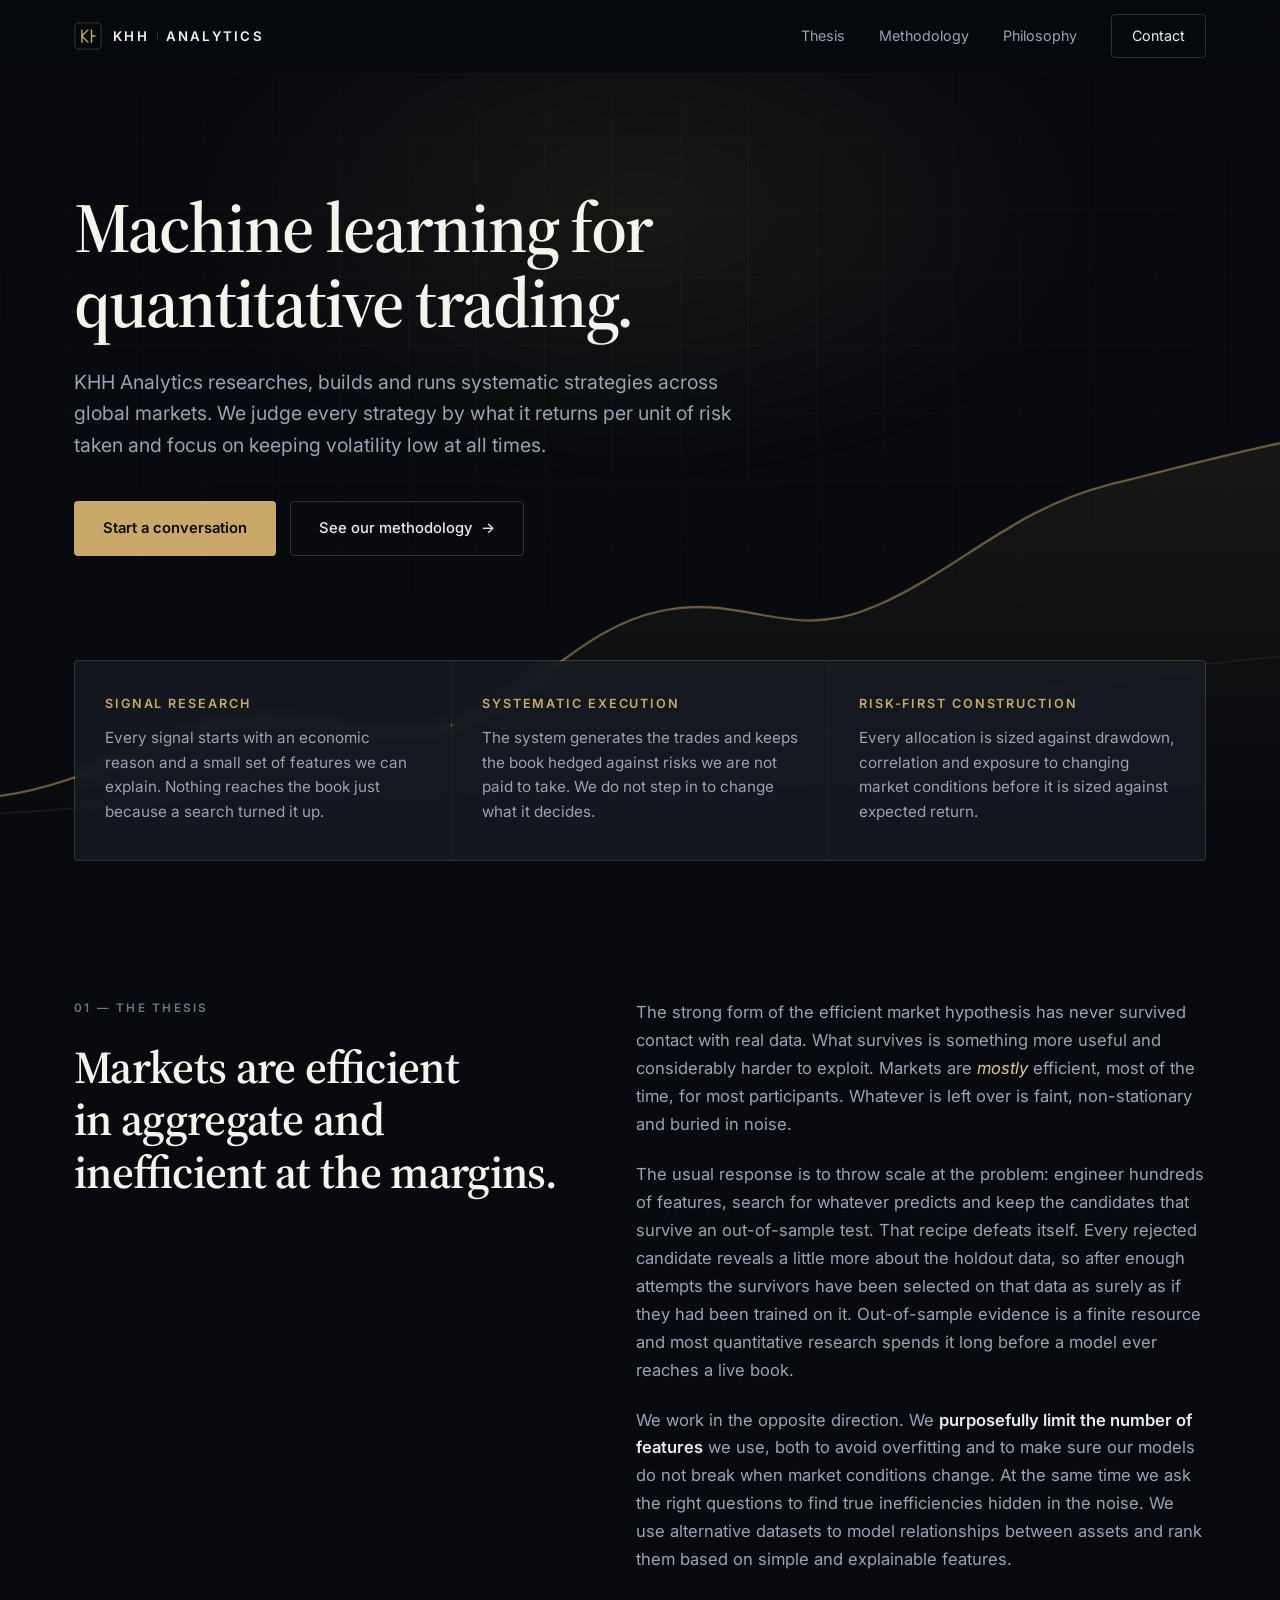
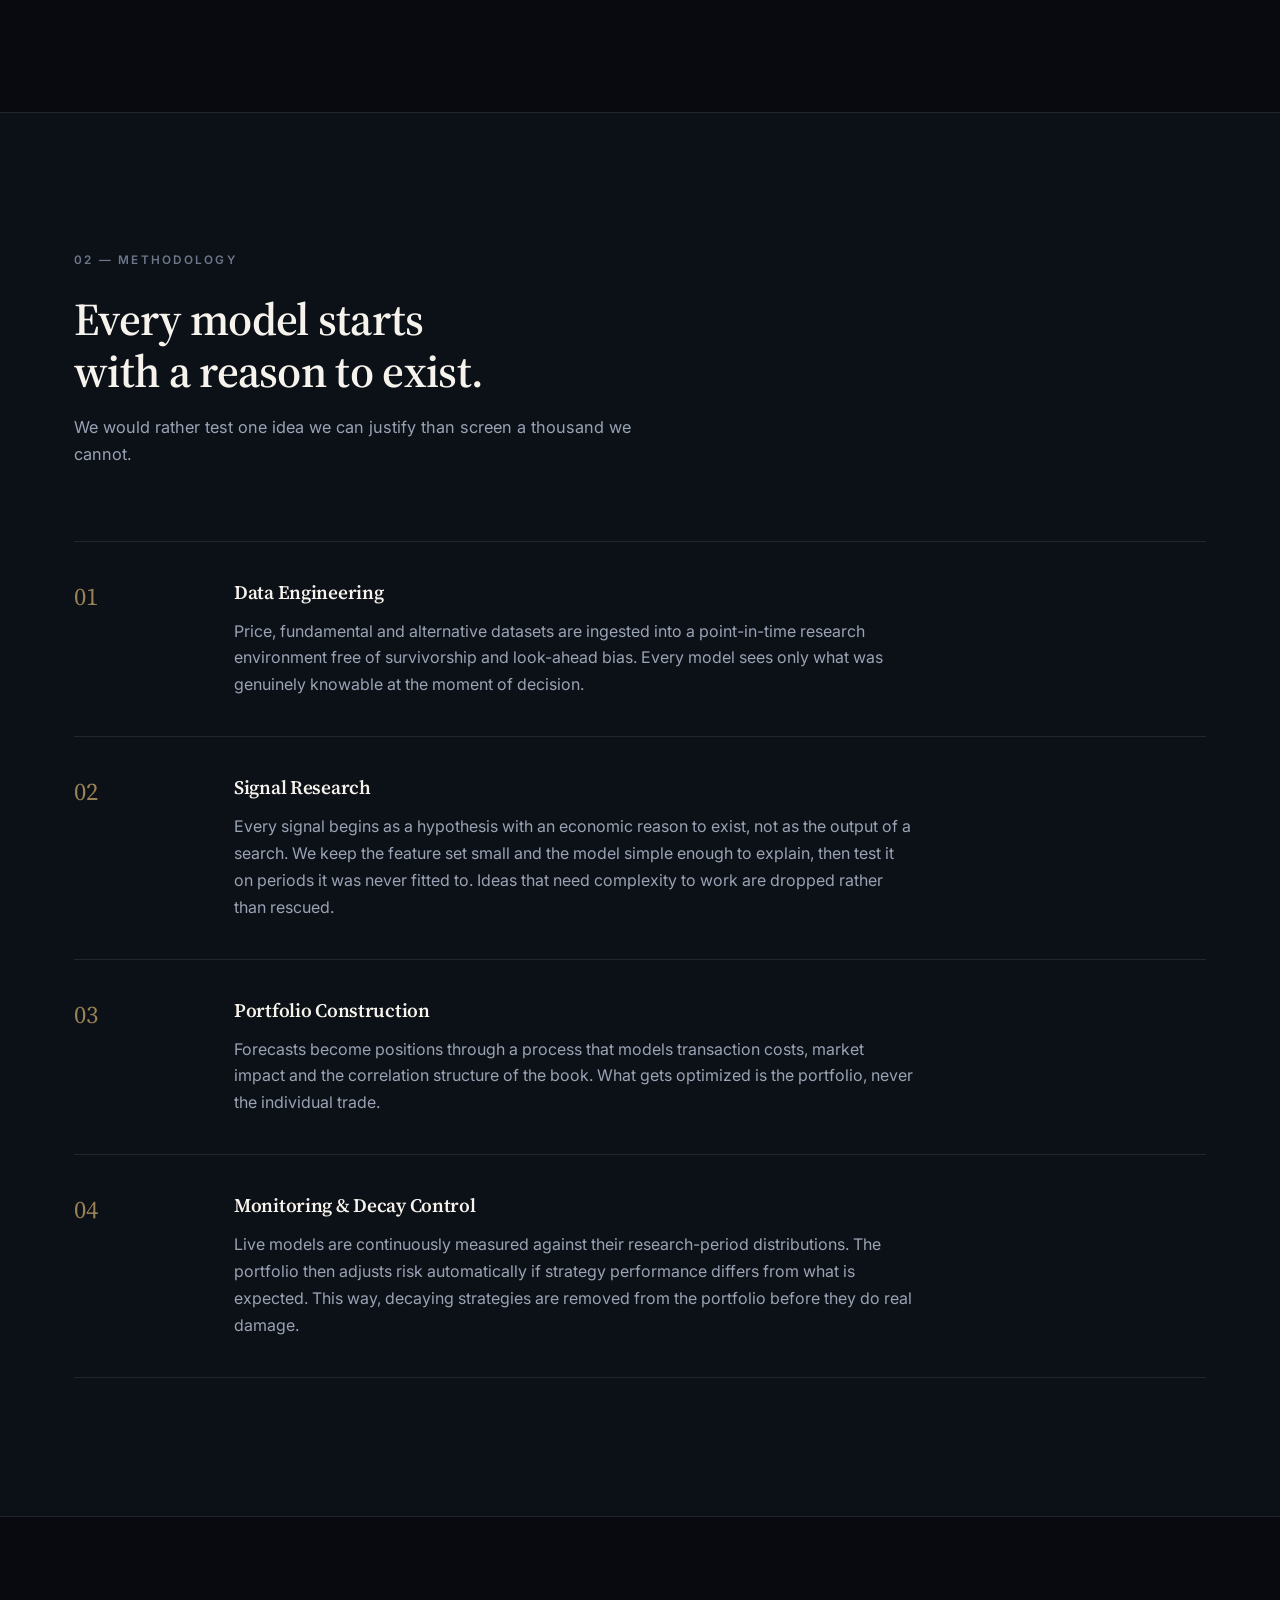
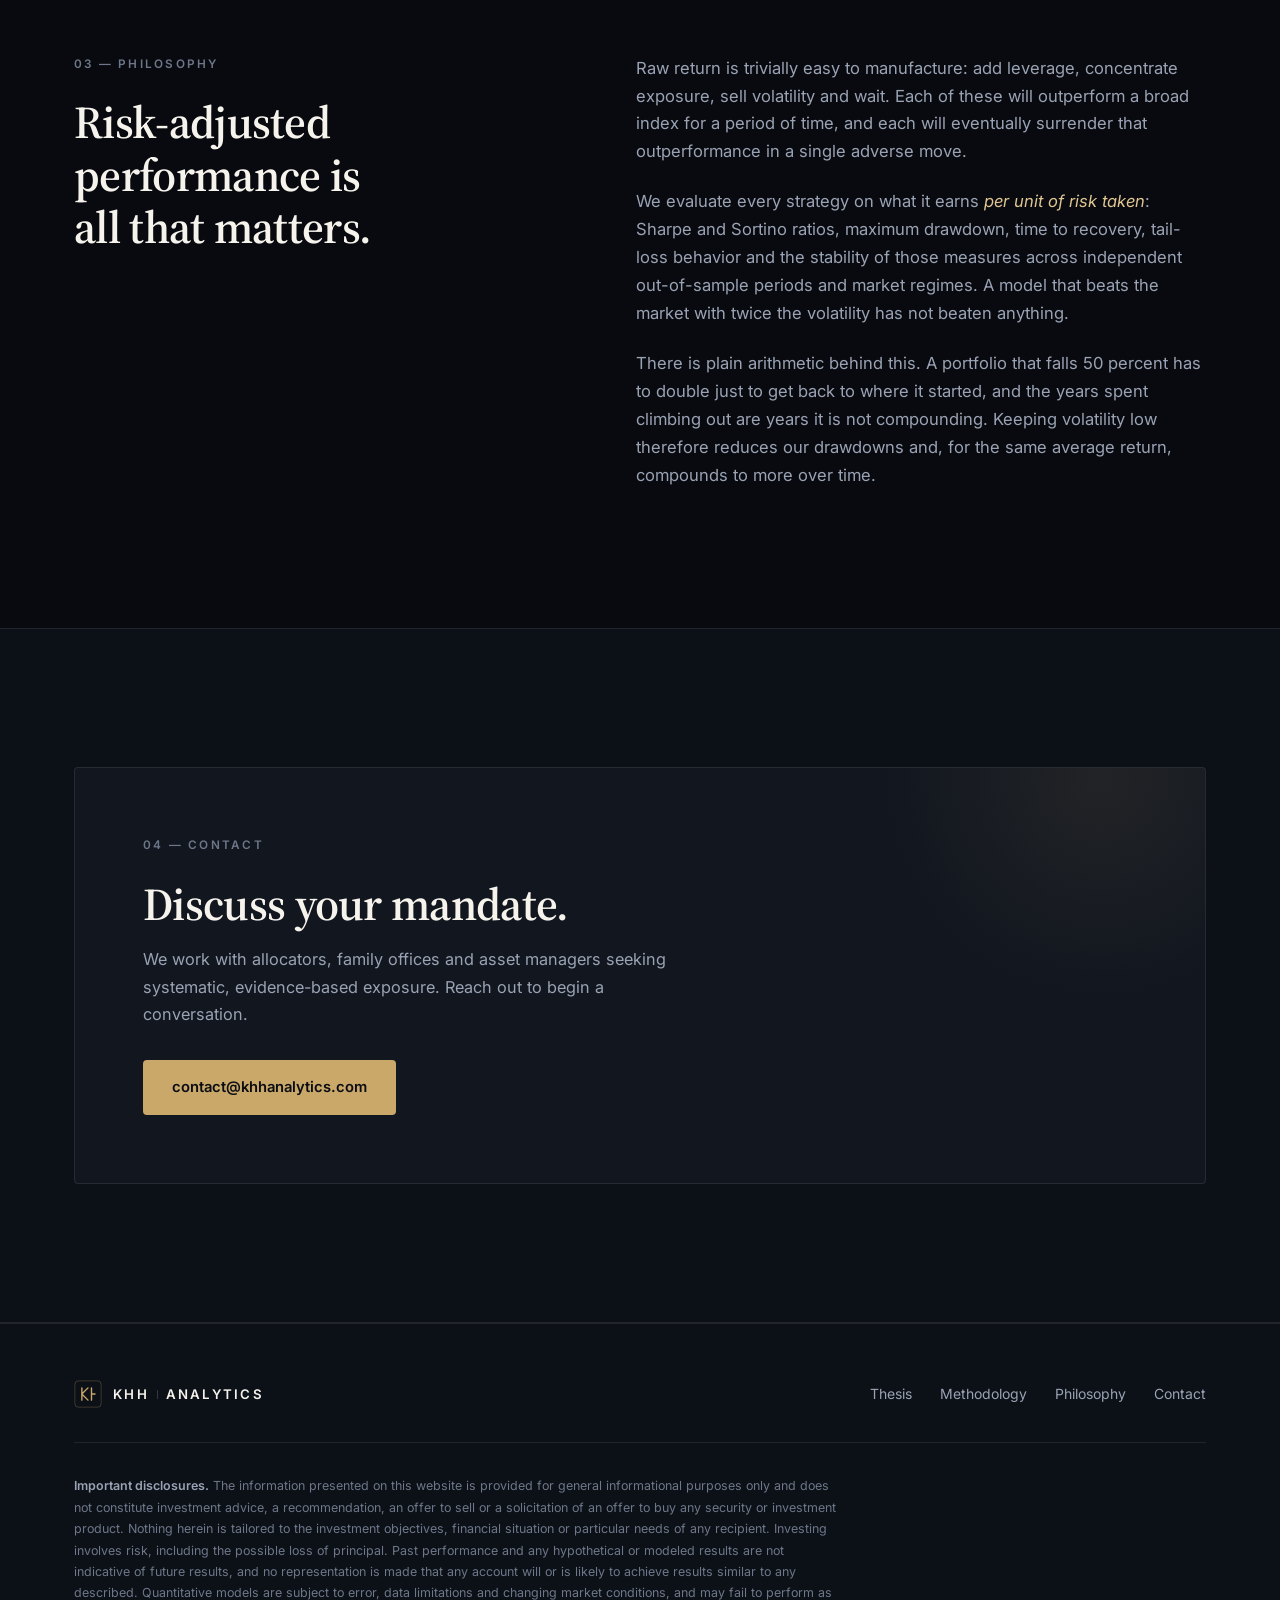
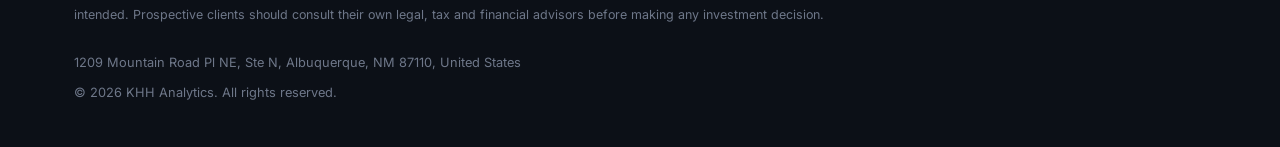
<file: index.html>
<!DOCTYPE html>
<html lang="en">
<head>
<meta charset="utf-8">
<meta name="viewport" content="width=device-width, initial-scale=1">
<title>KHH Analytics — Quantitative Trading</title>
<meta name="description" content="KHH Analytics applies machine learning to quantitative trading, researching, building and running systematic strategies judged on return per unit of risk taken.">
<meta name="theme-color" content="#080A0F">
<link rel="canonical" href="https://khhanalytics.com/">
<meta property="og:title" content="KHH Analytics — Quantitative Trading">
<meta property="og:description" content="Machine learning for quantitative trading. KHH Analytics researches, builds and runs systematic strategies judged on return per unit of risk taken.">
<meta property="og:type" content="website">
<meta property="og:url" content="https://khhanalytics.com/">
<meta property="og:site_name" content="KHH Analytics">
<meta name="twitter:card" content="summary">
<link rel="icon" href="favicon.svg" type="image/svg+xml">

<script type="application/ld+json">
{
  "@context": "https://schema.org",
  "@type": "Organization",
  "name": "KHH Analytics",
  "url": "https://khhanalytics.com/",
  "logo": "https://khhanalytics.com/favicon.svg",
  "email": "contact@khhanalytics.com",
  "description": "KHH Analytics applies machine learning to financial markets, building systematic models engineered to pursue superior risk-adjusted returns.",
  "address": {
    "@type": "PostalAddress",
    "streetAddress": "1209 Mountain Road Pl NE, Ste N",
    "addressLocality": "Albuquerque",
    "addressRegion": "NM",
    "postalCode": "87110",
    "addressCountry": "US"
  },
  "knowsAbout": [
    "Quantitative trading",
    "Machine learning for financial markets",
    "Systematic trading strategies",
    "Portfolio construction",
    "Risk management"
  ]
}
</script>
<link rel="preconnect" href="https://fonts.googleapis.com">
<link rel="preconnect" href="https://fonts.gstatic.com" crossorigin>
<link href="https://fonts.googleapis.com/css2?family=Inter:wght@400;500;600&family=Source+Serif+4:opsz,wght@8..60,400;8..60,600&display=swap" rel="stylesheet">
<link rel="stylesheet" href="styles.css">
</head>
<body>

<a class="skip" href="#main">Skip to content</a>

<header class="site-header" id="siteHeader">
  <div class="wrap header-inner">
    <a class="brand" href="#top" aria-label="KHH Analytics home">
      <svg class="brand-mark" viewBox="0 0 32 32" aria-hidden="true">
        <rect x="1" y="1" width="30" height="30" rx="4" fill="none" stroke="currentColor" stroke-opacity=".3"/>
        <path d="M9 23V9M9 16l7-7M9 16l7 7M20 23V9M20 16h4" fill="none" stroke="currentColor" stroke-width="1.6" stroke-linecap="round" stroke-linejoin="round"/>
      </svg>
      <span class="brand-text">KHH<i class="brand-sep"></i>ANALYTICS</span>
    </a>

    <nav class="nav" id="nav" aria-label="Primary">
      <a href="#approach">Thesis</a>
      <a href="#method">Methodology</a>
      <a href="#risk">Philosophy</a>
      <a class="nav-cta" href="#contact">Contact</a>
    </nav>

    <button class="nav-toggle" id="navToggle" aria-expanded="false" aria-controls="nav" aria-label="Toggle navigation">
      <span></span><span></span>
    </button>
  </div>
</header>

<main id="main">

  <section class="hero" id="top">
    <div class="hero-bg" aria-hidden="true">
      <div class="hero-grid"></div>
      <div class="hero-glow"></div>
      <svg class="hero-chart" viewBox="0 0 1200 420" preserveAspectRatio="none">
        <defs>
          <linearGradient id="fillA" x1="0" y1="0" x2="0" y2="1">
            <stop offset="0%" stop-color="#C9A86A" stop-opacity=".16"/>
            <stop offset="100%" stop-color="#C9A86A" stop-opacity="0"/>
          </linearGradient>
        </defs>
        <path class="chart-fill" d="M0,360 C90,348 150,300 220,292 C300,282 340,318 420,296 C500,274 540,206 620,190 C700,174 740,220 820,186 C900,152 950,96 1040,74 C1110,57 1160,44 1200,36 L1200,420 L0,420 Z" fill="url(#fillA)"/>
        <path class="chart-line chart-line--muted" d="M0,376 C100,372 160,358 240,352 C330,345 380,362 460,350 C540,338 590,312 670,304 C760,295 800,312 880,294 C960,276 1010,252 1100,242 C1140,238 1175,234 1200,232" fill="none" stroke="#6E7789" stroke-width="1.25" stroke-linecap="round"/>
        <path class="chart-line" d="M0,360 C90,348 150,300 220,292 C300,282 340,318 420,296 C500,274 540,206 620,190 C700,174 740,220 820,186 C900,152 950,96 1040,74 C1110,57 1160,44 1200,36" fill="none" stroke="#C9A86A" stroke-width="2" stroke-linecap="round"/>
      </svg>
    </div>

    <div class="wrap hero-inner">
      <h1 class="reveal">Machine learning for quantitative trading.</h1>
      <p class="lede reveal">KHH Analytics researches, builds and runs systematic strategies across global markets. We judge every strategy by what it returns per unit of risk taken and focus on keeping volatility low at all times.</p>
      <div class="hero-actions reveal">
        <a class="btn btn-primary" href="#contact">Start a conversation</a>
        <a class="btn btn-ghost" href="#method">See our methodology <span aria-hidden="true">&rarr;</span></a>
      </div>
    </div>

    <div class="wrap">
      <ul class="pillars">
        <li class="reveal">
          <h3>Signal Research</h3>
          <p>Every signal starts with an economic reason and a small set of features we can explain. Nothing reaches the book just because a search turned it up.</p>
        </li>
        <li class="reveal">
          <h3>Systematic Execution</h3>
          <p>The system generates the trades and keeps the book hedged against risks we are not paid to take. We do not step in to change what it decides.</p>
        </li>
        <li class="reveal">
          <h3>Risk-First Construction</h3>
          <p>Every allocation is sized against drawdown, correlation and exposure to changing market conditions before it is sized against expected return.</p>
        </li>
      </ul>
    </div>
  </section>

  <section class="section" id="approach">
    <div class="wrap grid-2">
      <div class="col-sticky">
        <p class="section-label">01 — The Thesis</p>
        <h2>Markets are efficient in aggregate and inefficient at the margins.</h2>
      </div>
      <div class="prose reveal">
        <p>The strong form of the efficient market hypothesis has never survived contact with real data. What survives is something more useful and considerably harder to exploit. Markets are <em>mostly</em> efficient, most of the time, for most participants. Whatever is left over is faint, non-stationary and buried in noise.</p>
        <p>The usual response is to throw scale at the problem: engineer hundreds of features, search for whatever predicts and keep the candidates that survive an out-of-sample test. That recipe defeats itself. Every rejected candidate reveals a little more about the holdout data, so after enough attempts the survivors have been selected on that data as surely as if they had been trained on it. Out-of-sample evidence is a finite resource and most quantitative research spends it long before a model ever reaches a live book.</p>
        <p>We work in the opposite direction. We <strong>purposefully limit the number of features</strong> we use, both to avoid overfitting and to make sure our models do not break when market conditions change. At the same time we ask the right questions to find true inefficiencies hidden in the noise. We use alternative datasets to model relationships between assets and rank them based on simple and explainable features.</p>
      </div>
    </div>
  </section>

  <section class="section section-alt" id="method">
    <div class="wrap">
      <div class="section-head reveal">
        <p class="section-label">02 — Methodology</p>
        <h2>Every model starts with a reason to exist.</h2>
        <p class="section-sub">We would rather test one idea we can justify than screen a thousand we cannot.</p>
      </div>

      <ol class="steps">
        <li class="reveal">
          <span class="step-num">01</span>
          <h3>Data Engineering</h3>
          <p>Price, fundamental and alternative datasets are ingested into a point-in-time research environment free of survivorship and look-ahead bias. Every model sees only what was genuinely knowable at the moment of decision.</p>
        </li>
        <li class="reveal">
          <span class="step-num">02</span>
          <h3>Signal Research</h3>
          <p>Every signal begins as a hypothesis with an economic reason to exist, not as the output of a search. We keep the feature set small and the model simple enough to explain, then test it on periods it was never fitted to. Ideas that need complexity to work are dropped rather than rescued.</p>
        </li>
        <li class="reveal">
          <span class="step-num">03</span>
          <h3>Portfolio Construction</h3>
          <p>Forecasts become positions through a process that models transaction costs, market impact and the correlation structure of the book. What gets optimized is the portfolio, never the individual trade.</p>
        </li>
        <li class="reveal">
          <span class="step-num">04</span>
          <h3>Monitoring &amp; Decay Control</h3>
          <p>Live models are continuously measured against their research-period distributions. The portfolio then adjusts risk automatically if strategy performance differs from what is expected. This way, decaying strategies are removed from the portfolio before they do real damage.</p>
        </li>
      </ol>
    </div>
  </section>

  <section class="section" id="risk">
    <div class="wrap grid-2">
      <div class="col-sticky">
        <p class="section-label">03 — Philosophy</p>
        <h2>Risk-adjusted performance is all that matters.</h2>
      </div>
      <div class="prose reveal">
        <p>Raw return is trivially easy to manufacture: add leverage, concentrate exposure, sell volatility and wait. Each of these will outperform a broad index for a period of time, and each will eventually surrender that outperformance in a single adverse move.</p>
        <p>We evaluate every strategy on what it earns <em>per unit of risk taken</em>: Sharpe and Sortino ratios, maximum drawdown, time to recovery, tail-loss behavior and the stability of those measures across independent out-of-sample periods and market regimes. A model that beats the market with twice the volatility has not beaten anything.</p>
        <p>There is plain arithmetic behind this. A portfolio that falls 50 percent has to double just to get back to where it started, and the years spent climbing out are years it is not compounding. Keeping volatility low therefore reduces our drawdowns and, for the same average return, compounds to more over time.</p>
      </div>
    </div>
  </section>

  <section class="section section-alt" id="contact">
    <div class="wrap">
      <div class="contact-panel reveal">
        <div class="contact-copy">
          <p class="section-label">04 — Contact</p>
          <h2>Discuss your mandate.</h2>
          <p class="section-sub">We work with allocators, family offices and asset managers seeking systematic, evidence-based exposure. Reach out to begin a conversation.</p>
          <a class="btn btn-primary" href="mailto:contact@khhanalytics.com">contact@khhanalytics.com</a>
        </div>
      </div>
    </div>
  </section>

</main>

<footer class="site-footer">
  <div class="wrap">
    <div class="footer-top">
      <a class="brand" href="#top" aria-label="KHH Analytics home">
        <svg class="brand-mark" viewBox="0 0 32 32" aria-hidden="true">
          <rect x="1" y="1" width="30" height="30" rx="4" fill="none" stroke="currentColor" stroke-opacity=".3"/>
          <path d="M9 23V9M9 16l7-7M9 16l7 7M20 23V9M20 16h4" fill="none" stroke="currentColor" stroke-width="1.6" stroke-linecap="round" stroke-linejoin="round"/>
        </svg>
        <span class="brand-text">KHH<i class="brand-sep"></i>ANALYTICS</span>
      </a>
      <nav class="footer-nav" aria-label="Footer">
        <a href="#approach">Thesis</a>
        <a href="#method">Methodology</a>
          <a href="#risk">Philosophy</a>
        <a href="mailto:contact@khhanalytics.com">Contact</a>
      </nav>
    </div>

    <p class="disclaimer">
      <strong>Important disclosures.</strong> The information presented on this website is provided for general informational purposes only and does not constitute investment advice, a recommendation, an offer to sell or a solicitation of an offer to buy any security or investment product. Nothing herein is tailored to the investment objectives, financial situation or particular needs of any recipient. Investing involves risk, including the possible loss of principal. Past performance and any hypothetical or modeled results are not indicative of future results, and no representation is made that any account will or is likely to achieve results similar to any described. Quantitative models are subject to error, data limitations and changing market conditions, and may fail to perform as intended. Prospective clients should consult their own legal, tax and financial advisors before making any investment decision.
    </p>

    <p class="footer-address">1209 Mountain Road Pl NE, Ste N, Albuquerque, NM 87110, United States</p>

    <p class="copyright">&copy; <span id="year">2026</span> KHH Analytics. All rights reserved.</p>
  </div>
</footer>

<script src="script.js"></script>
</body>
</html>
</file>
<file: styles.css>
/* ==========================================================================
   KHH Analytics — stylesheet
   ========================================================================== */

:root {
  --bg:          #080A0F;
  --bg-alt:      #0C1017;
  --surface:     #11161F;
  --surface-2:   #161C27;
  --line:        rgba(255, 255, 255, 0.09);
  --line-strong: rgba(255, 255, 255, 0.16);

  --text:        #E8EBF2;
  --heading:     #F6F3EC;
  --muted:       #9AA3B4;
  --faint:       #6E7789;

  --accent:      #C9A86A;
  --accent-soft: #E0C692;
  --accent-dim:  rgba(201, 168, 106, 0.12);

  --serif: "Source Serif 4", Georgia, "Times New Roman", serif;
  --sans:  "Inter", -apple-system, BlinkMacSystemFont, "Segoe UI", Roboto, Helvetica, Arial, sans-serif;

  --wrap: 1180px;
  --gutter: 24px;
  --radius: 4px;

  --ease: cubic-bezier(0.22, 1, 0.36, 1);
}

*, *::before, *::after { box-sizing: border-box; }

html {
  scroll-behavior: smooth;
  scroll-padding-top: 96px;
  -webkit-text-size-adjust: 100%;
}

body {
  margin: 0;
  background: var(--bg);
  color: var(--text);
  font-family: var(--sans);
  font-size: 17px;
  line-height: 1.68;
  font-feature-settings: "kern" 1, "liga" 1;
  -webkit-font-smoothing: antialiased;
  -moz-osx-font-smoothing: grayscale;
  overflow-x: hidden;
}

img, svg { max-width: 100%; }

a { color: inherit; }

::selection {
  background: rgba(201, 168, 106, 0.28);
  color: #fff;
}

.skip {
  position: absolute;
  left: -9999px;
  top: 0;
  background: var(--accent);
  color: #0a0a0a;
  padding: 12px 20px;
  z-index: 200;
  font-weight: 600;
}
.skip:focus { left: 12px; top: 12px; }

:focus-visible {
  outline: 2px solid var(--accent);
  outline-offset: 3px;
}

.wrap {
  width: 100%;
  max-width: var(--wrap);
  margin-inline: auto;
  padding-inline: var(--gutter);
}

/* --- Typography ---------------------------------------------------------- */

h1, h2, h3, h4 {
  font-family: var(--serif);
  color: var(--heading);
  font-weight: 600;
  letter-spacing: -0.015em;
  margin: 0;
  text-wrap: balance;
}

h1 {
  font-size: clamp(2.5rem, 6.2vw, 4.4rem);
  line-height: 1.07;
  letter-spacing: -0.028em;
}

h1 em {
  font-style: italic;
  color: var(--accent-soft);
  font-weight: 400;
}

h2 {
  font-size: clamp(1.85rem, 3.6vw, 2.85rem);
  line-height: 1.15;
}

h3 { font-size: 1.2rem; line-height: 1.35; }
h4 { font-size: 0.82rem; }

p { margin: 0; }

.eyebrow,
.section-label {
  font-family: var(--sans);
  font-size: 0.735rem;
  font-weight: 600;
  letter-spacing: 0.19em;
  text-transform: uppercase;
  color: var(--accent);
  margin: 0 0 22px;
}

.section-label { color: var(--faint); }

.lede {
  font-size: clamp(1.02rem, 1.55vw, 1.22rem);
  line-height: 1.62;
  color: var(--muted);
  max-width: 58ch;
  margin-top: 26px;
}

.section-sub {
  color: var(--muted);
  max-width: 56ch;
  margin-top: 16px;
  font-size: 1.02rem;
}

.prose p {
  color: var(--muted);
  margin-bottom: 22px;
  max-width: 62ch;
  font-size: 1.04rem;
}
.prose p:last-child { margin-bottom: 0; }
.prose strong { color: var(--text); font-weight: 600; }
.prose em { color: var(--accent-soft); font-style: italic; }

/* --- Header -------------------------------------------------------------- */

.site-header {
  position: sticky;
  top: 0;
  z-index: 100;
  background: rgba(8, 10, 15, 0.72);
  backdrop-filter: blur(14px) saturate(140%);
  -webkit-backdrop-filter: blur(14px) saturate(140%);
  border-bottom: 1px solid transparent;
  transition: border-color 0.35s var(--ease), background 0.35s var(--ease);
}

.site-header.is-scrolled {
  border-bottom-color: var(--line);
  background: rgba(8, 10, 15, 0.9);
}

.header-inner {
  display: flex;
  align-items: center;
  justify-content: space-between;
  gap: 24px;
  height: 72px;
}

.brand {
  display: inline-flex;
  align-items: center;
  gap: 11px;
  text-decoration: none;
  color: var(--heading);
  flex-shrink: 0;
}

.brand-mark {
  width: 28px;
  height: 28px;
  color: var(--accent);
  flex-shrink: 0;
}

.brand-text {
  font-family: var(--sans);
  font-size: 0.83rem;
  font-weight: 600;
  letter-spacing: 0.17em;
  white-space: nowrap;
}

.brand-sep {
  display: inline-block;
  width: 1px;
  height: 0.72em;
  background: var(--line-strong);
  margin: 0 0.6em;
  vertical-align: -0.02em;
}

.nav {
  display: flex;
  align-items: center;
  gap: 34px;
}

.nav a {
  text-decoration: none;
  font-size: 0.895rem;
  color: var(--muted);
  transition: color 0.2s ease;
  position: relative;
  padding: 4px 0;
}

.nav a:hover { color: var(--text); }

.nav a:not(.nav-cta)::after {
  content: "";
  position: absolute;
  left: 0;
  bottom: 0;
  height: 1px;
  width: 0;
  background: var(--accent);
  transition: width 0.3s var(--ease);
}
.nav a:not(.nav-cta):hover::after { width: 100%; }

.nav-cta {
  border: 1px solid var(--line-strong);
  border-radius: var(--radius);
  padding: 9px 20px !important;
  color: var(--text) !important;
  transition: border-color 0.25s ease, background 0.25s ease, color 0.25s ease;
}
.nav-cta:hover {
  border-color: var(--accent);
  background: var(--accent-dim);
  color: var(--accent-soft) !important;
}

.nav-toggle {
  display: none;
  background: none;
  border: 1px solid var(--line-strong);
  border-radius: var(--radius);
  width: 42px;
  height: 38px;
  cursor: pointer;
  padding: 0;
  place-items: center;
  gap: 5px;
}
.nav-toggle span {
  display: block;
  width: 17px;
  height: 1.5px;
  background: var(--text);
  transition: transform 0.3s var(--ease), opacity 0.2s ease;
}
.nav-toggle[aria-expanded="true"] span:first-child { transform: translateY(3.25px) rotate(45deg); }
.nav-toggle[aria-expanded="true"] span:last-child  { transform: translateY(-3.25px) rotate(-45deg); }

/* --- Buttons ------------------------------------------------------------- */

.btn {
  display: inline-flex;
  align-items: center;
  gap: 9px;
  padding: 14px 28px;
  border-radius: var(--radius);
  font-size: 0.925rem;
  font-weight: 500;
  text-decoration: none;
  border: 1px solid transparent;
  transition: background 0.25s ease, border-color 0.25s ease, color 0.25s ease, transform 0.25s var(--ease);
  white-space: nowrap;
}

.btn-primary {
  background: var(--accent);
  color: #0B0D12;
  font-weight: 600;
}
.btn-primary:hover {
  background: var(--accent-soft);
  transform: translateY(-1px);
}

.btn-ghost {
  border-color: var(--line-strong);
  color: var(--text);
}
.btn-ghost:hover {
  border-color: var(--accent);
  color: var(--accent-soft);
  background: var(--accent-dim);
}

/* --- Hero ---------------------------------------------------------------- */

.hero {
  position: relative;
  padding: clamp(80px, 13vh, 140px) 0 0;
  overflow: hidden;
}

.hero-bg {
  position: absolute;
  inset: 0;
  pointer-events: none;
  z-index: 0;
}

.hero-grid {
  position: absolute;
  inset: 0;
  background-image:
    linear-gradient(rgba(255, 255, 255, 0.028) 1px, transparent 1px),
    linear-gradient(90deg, rgba(255, 255, 255, 0.028) 1px, transparent 1px);
  background-size: 68px 68px;
  -webkit-mask-image: radial-gradient(ellipse 85% 70% at 50% 28%, #000 25%, transparent 78%);
  mask-image: radial-gradient(ellipse 85% 70% at 50% 28%, #000 25%, transparent 78%);
}

.hero-glow {
  position: absolute;
  top: -22%;
  left: 50%;
  transform: translateX(-50%);
  width: min(1100px, 130%);
  height: 620px;
  background: radial-gradient(ellipse at center, rgba(201, 168, 106, 0.085) 0%, transparent 62%);
  filter: blur(8px);
}

.hero-chart {
  position: absolute;
  left: 0;
  right: 0;
  bottom: 0;
  width: 100%;
  height: 58%;
  opacity: 0.55;
}

.chart-line {
  stroke-dasharray: 2000;
  stroke-dashoffset: 2000;
  animation: draw 2.6s var(--ease) 0.3s forwards;
}
.chart-line--muted {
  opacity: 0.32;
  animation-delay: 0.55s;
}
.chart-fill {
  opacity: 0;
  animation: fade 1.6s ease 1.5s forwards;
}

@keyframes draw { to { stroke-dashoffset: 0; } }
@keyframes fade { to { opacity: 1; } }

.hero-inner {
  position: relative;
  z-index: 1;
  padding-bottom: clamp(64px, 9vw, 104px);
}

.hero-actions {
  display: flex;
  flex-wrap: wrap;
  gap: 14px;
  margin-top: 40px;
}

/* --- Pillars ------------------------------------------------------------- */

.pillars {
  position: relative;
  z-index: 1;
  list-style: none;
  margin: 0;
  padding: 0;
  display: grid;
  grid-template-columns: repeat(3, 1fr);
  gap: 1px;
  background: var(--line);
  border: 1px solid var(--line);
  border-radius: var(--radius);
  overflow: hidden;
}

.pillars li {
  background: rgba(17, 22, 31, 0.78);
  backdrop-filter: blur(6px);
  padding: 34px 30px 36px;
}

.pillars h3 {
  font-family: var(--sans);
  font-size: 0.79rem;
  font-weight: 600;
  letter-spacing: 0.15em;
  text-transform: uppercase;
  color: var(--accent);
  margin-bottom: 14px;
}

.pillars p {
  color: var(--muted);
  font-size: 0.955rem;
  line-height: 1.6;
}

/* --- Sections ------------------------------------------------------------ */

.section {
  padding: clamp(84px, 11vw, 138px) 0;
  position: relative;
}

.section-alt {
  background: var(--bg-alt);
  border-block: 1px solid var(--line);
}

.section-head {
  margin-bottom: clamp(48px, 6vw, 72px);
  max-width: 720px;
}

.grid-2 {
  display: grid;
  grid-template-columns: minmax(0, 0.92fr) minmax(0, 1.08fr);
  gap: clamp(40px, 6vw, 88px);
  align-items: start;
}

.col-sticky {
  position: sticky;
  top: 116px;
}

/* --- Steps --------------------------------------------------------------- */

.steps {
  list-style: none;
  margin: 0;
  padding: 0;
  counter-reset: none;
  border-top: 1px solid var(--line);
}

.steps li {
  display: grid;
  grid-template-columns: 96px minmax(0, 1fr);
  column-gap: clamp(24px, 5vw, 64px);
  row-gap: 0;
  padding: 38px 0;
  border-bottom: 1px solid var(--line);
  transition: background 0.35s ease;
}

.steps li:hover { background: rgba(255, 255, 255, 0.017); }

/* Explicit placement: the number spans both rows in column 1, while the
   heading and body stack in column 2. Without this, three children
   auto-place into a 2-column grid and the paragraph falls under the number. */
.step-num {
  grid-column: 1;
  grid-row: 1 / span 2;
  font-family: var(--serif);
  font-size: 1.55rem;
  color: var(--accent);
  opacity: 0.75;
  line-height: 1.35;
  font-variant-numeric: tabular-nums;
}

.steps h3 {
  grid-column: 2;
  grid-row: 1;
  margin-bottom: 12px;
}

.steps p {
  grid-column: 2;
  grid-row: 2;
  color: var(--muted);
  font-size: 1.0rem;
  max-width: 68ch;
}

/* --- Cards --------------------------------------------------------------- */

.cards {
  display: grid;
  grid-template-columns: repeat(auto-fit, minmax(290px, 1fr));
  gap: 20px;
}

.card {
  background: var(--surface);
  border: 1px solid var(--line);
  border-radius: var(--radius);
  padding: 34px 30px 36px;
  position: relative;
  overflow: hidden;
  transition: border-color 0.3s ease, background 0.3s ease, transform 0.35s var(--ease);
}

.card::before {
  content: "";
  position: absolute;
  top: 0;
  left: 0;
  width: 100%;
  height: 2px;
  background: linear-gradient(90deg, var(--accent), transparent);
  transform: scaleX(0);
  transform-origin: left;
  transition: transform 0.45s var(--ease);
}

.card:hover {
  border-color: var(--line-strong);
  background: var(--surface-2);
  transform: translateY(-3px);
}
.card:hover::before { transform: scaleX(1); }

.card h3 { margin-bottom: 14px; }

.card p {
  color: var(--muted);
  font-size: 0.97rem;
  line-height: 1.62;
}

/* --- Contact ------------------------------------------------------------- */

.contact-panel {
  background: var(--surface);
  border: 1px solid var(--line);
  border-radius: var(--radius);
  padding: clamp(40px, 5.5vw, 68px);
  position: relative;
  overflow: hidden;
}

.contact-panel::after {
  content: "";
  position: absolute;
  top: -55%;
  right: -12%;
  width: 480px;
  height: 480px;
  background: radial-gradient(circle, rgba(201, 168, 106, 0.09) 0%, transparent 65%);
  pointer-events: none;
}

.contact-copy {
  position: relative;
  z-index: 1;
  max-width: 54ch;
}

.contact-copy .btn { margin-top: 32px; }

/* --- 404 ----------------------------------------------------------------- */

.notfound {
  position: relative;
  display: flex;
  align-items: center;
  min-height: calc(100vh - 72px - 150px);
  padding: clamp(72px, 12vh, 132px) 0;
  overflow: hidden;
}

.notfound-inner {
  position: relative;
  z-index: 1;
}

.notfound-code {
  font-family: var(--serif);
  font-size: clamp(4.5rem, 14vw, 9rem);
  line-height: 0.85;
  font-weight: 600;
  letter-spacing: -0.045em;
  color: var(--accent);
  opacity: 0.16;
  margin: 0 0 clamp(20px, 3vw, 34px);
  font-variant-numeric: tabular-nums;
  user-select: none;
}

.notfound h1 {
  font-size: clamp(2rem, 4.6vw, 3.2rem);
  line-height: 1.1;
}

.notfound .eyebrow { margin-bottom: 18px; }
.notfound .lede { max-width: 52ch; }

.notfound-links {
  display: flex;
  flex-wrap: wrap;
  gap: 28px;
  margin-top: clamp(44px, 6vw, 64px);
  padding-top: 28px;
  border-top: 1px solid var(--line);
}

.notfound-links a {
  text-decoration: none;
  font-size: 0.875rem;
  color: var(--muted);
  transition: color 0.2s ease;
}
.notfound-links a:hover { color: var(--accent-soft); }

/* --- Footer -------------------------------------------------------------- */

.site-footer {
  border-top: 1px solid var(--line);
  background: var(--bg-alt);
  padding: 56px 0 44px;
}

.site-footer--slim { padding: 34px 0 30px; }
.site-footer--slim .footer-top { padding-bottom: 24px; }

.footer-top {
  display: flex;
  align-items: center;
  justify-content: space-between;
  gap: 28px;
  flex-wrap: wrap;
  padding-bottom: 34px;
  border-bottom: 1px solid var(--line);
}

.footer-nav {
  display: flex;
  flex-wrap: wrap;
  gap: 28px;
}

.footer-nav a {
  text-decoration: none;
  font-size: 0.875rem;
  color: var(--muted);
  transition: color 0.2s ease;
}
.footer-nav a:hover { color: var(--accent-soft); }

.disclaimer {
  margin-top: 32px;
  font-size: 0.78rem;
  line-height: 1.72;
  color: var(--faint);
  max-width: 96ch;
}
.disclaimer strong { color: var(--muted); font-weight: 600; }

.footer-address {
  margin-top: 28px;
  font-size: 0.8rem;
  line-height: 1.6;
  color: var(--faint);
  font-style: normal;
}

.copyright {
  margin-top: 28px;
  font-size: 0.8rem;
  color: var(--faint);
}

.footer-address + .copyright { margin-top: 8px; }

/* --- Reveal animation ---------------------------------------------------- */

.reveal {
  opacity: 0;
  transform: translateY(18px);
  transition: opacity 0.75s var(--ease), transform 0.75s var(--ease);
}

.reveal.is-visible {
  opacity: 1;
  transform: none;
}

.hero .reveal:nth-child(2) { transition-delay: 0.06s; }
.hero .reveal:nth-child(3) { transition-delay: 0.12s; }
.hero .reveal:nth-child(4) { transition-delay: 0.18s; }

.pillars li:nth-child(2) { transition-delay: 0.08s; }
.pillars li:nth-child(3) { transition-delay: 0.16s; }

.cards .card:nth-child(3n+2) { transition-delay: 0.07s; }
.cards .card:nth-child(3n+3) { transition-delay: 0.14s; }

/* --- Responsive ---------------------------------------------------------- */

@media (max-width: 960px) {
  .grid-2 { grid-template-columns: 1fr; }
  .col-sticky { position: static; }
  .pillars { grid-template-columns: 1fr; }
}

@media (max-width: 800px) {
  body { font-size: 16px; }

  .nav-toggle { display: grid; }

  .nav {
    position: fixed;
    inset: 72px 0 auto;
    flex-direction: column;
    align-items: stretch;
    gap: 0;
    background: rgba(8, 10, 15, 0.98);
    backdrop-filter: blur(16px);
    border-bottom: 1px solid var(--line);
    padding: 8px var(--gutter) 24px;
    transform: translateY(-12px);
    opacity: 0;
    visibility: hidden;
    transition: opacity 0.28s ease, transform 0.28s var(--ease), visibility 0.28s;
  }

  .nav.is-open {
    opacity: 1;
    visibility: visible;
    transform: none;
  }

  .nav a {
    padding: 15px 0;
    font-size: 1rem;
    border-bottom: 1px solid var(--line);
  }
  .nav a:not(.nav-cta)::after { display: none; }

  .nav-cta {
    border: 1px solid var(--line-strong) !important;
    text-align: center;
    margin-top: 18px;
    padding: 13px 20px !important;
  }

  .steps li { grid-template-columns: 1fr; row-gap: 8px; }
  .steps li > * { grid-column: 1; grid-row: auto; }
  .step-num { font-size: 1.15rem; }
  .hero-chart { height: 42%; opacity: 0.4; }
  .btn { width: 100%; justify-content: center; }
  .hero-actions { flex-direction: column; }
  .footer-top { flex-direction: column; align-items: flex-start; }
}

@media (prefers-reduced-motion: reduce) {
  html { scroll-behavior: auto; }
  *, *::before, *::after {
    animation-duration: 0.01ms !important;
    animation-iteration-count: 1 !important;
    transition-duration: 0.01ms !important;
  }
  .reveal { opacity: 1; transform: none; }
  .chart-line { stroke-dashoffset: 0; }
  .chart-fill { opacity: 1; }
}
</file>
